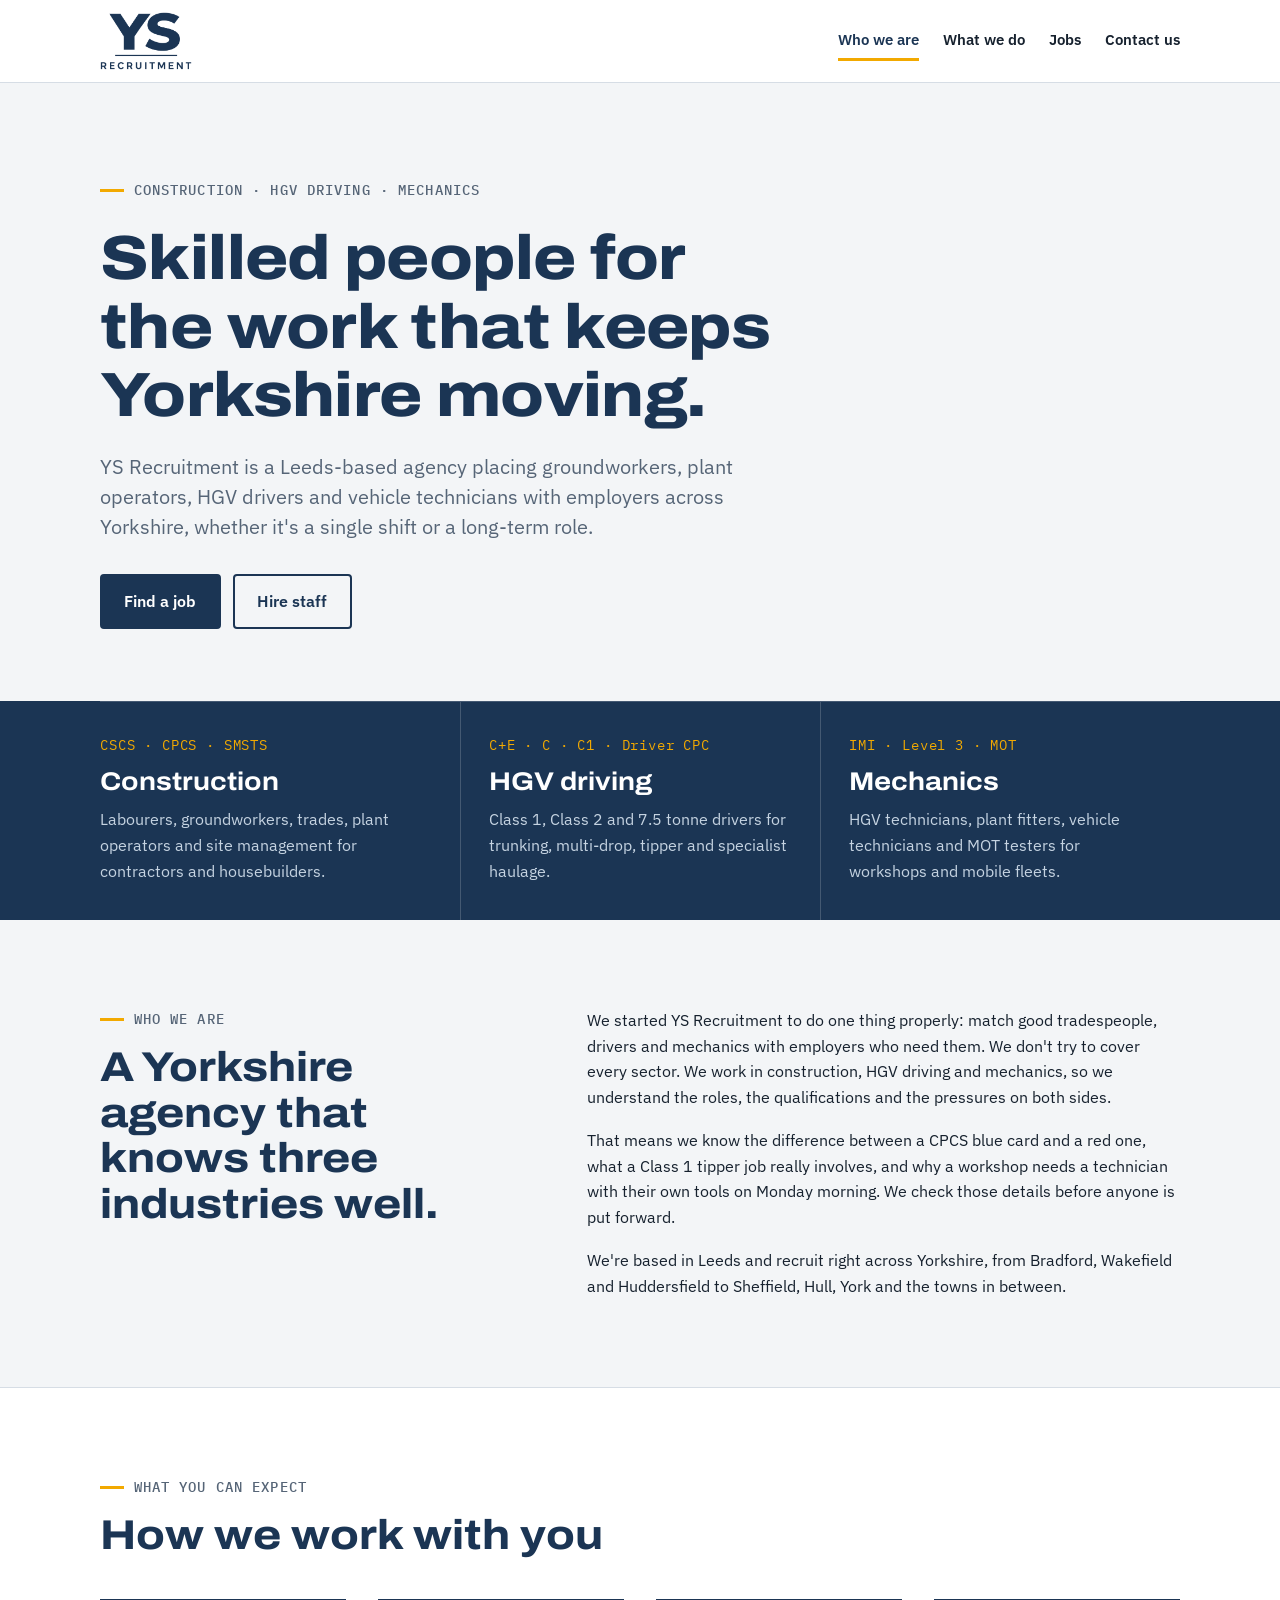
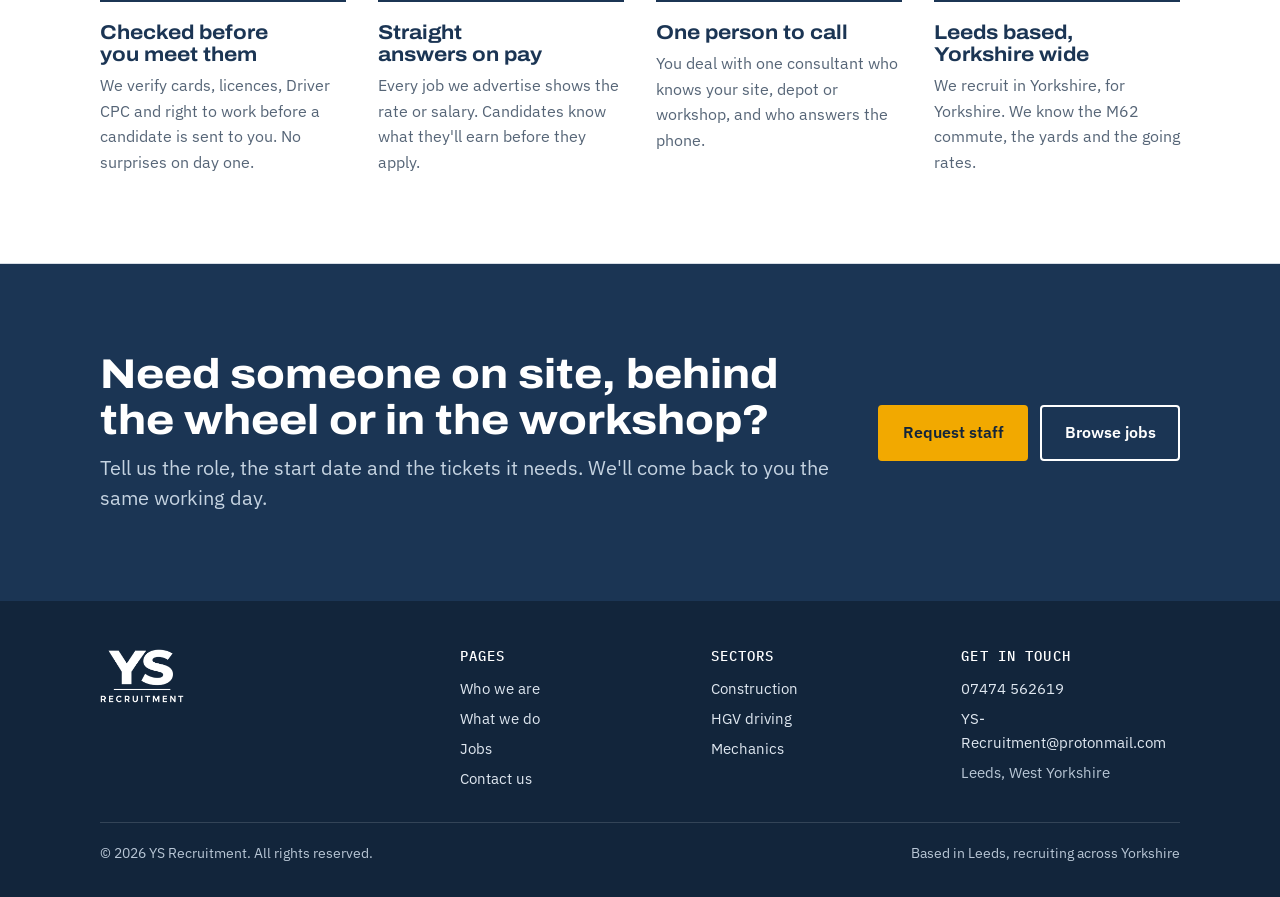
<file: index.html>
<!DOCTYPE html>
<html lang="en-GB">
<head>
<meta charset="utf-8">
<meta name="viewport" content="width=device-width, initial-scale=1">
<title>YS Recruitment</title>
<meta name="description" content="YS Recruitment places construction workers, HGV drivers and mechanics with employers across Yorkshire.">
<link rel="preconnect" href="https://fonts.googleapis.com">
<link rel="preconnect" href="https://fonts.gstatic.com" crossorigin>
<link rel="stylesheet" href="https://fonts.googleapis.com/css2?family=Archivo:wdth,wght@100..125,600..800&family=IBM+Plex+Mono:wght@400;500&family=IBM+Plex+Sans:wght@400;500;600&display=swap">
<link rel="stylesheet" href="styles.css">
</head>
<body>
<header class="site-header">
  <div class="wrap">
    <a class="brand" href="index.html" aria-label="YS Recruitment home"><img src="logo.png" alt="YS Recruitment" width="640" height="405"></a>
    <nav class="site-nav" aria-label="Main">
      <ul>
        <li><a href="index.html" aria-current="page">Who we are</a></li>
        <li><a href="what-we-do.html">What we do</a></li>
        <li><a href="jobs.html">Jobs</a></li>
        <li><a href="contact.html">Contact us</a></li>
      </ul>
    </nav>
  </div>
</header>
<main>
<section class="hero">
  <div class="wrap">
    <p class="eyebrow">Construction &middot; HGV driving &middot; Mechanics</p>
    <h1>Skilled people for the work that keeps Yorkshire moving.</h1>
    <p class="lede">YS Recruitment is a Leeds-based agency placing groundworkers, plant operators, HGV drivers and vehicle technicians with employers across Yorkshire, whether it's a single shift or a long-term role.</p>
    <div class="btn-row">
      <a class="btn btn-primary" href="jobs.html">Find a job</a>
      <a class="btn btn-ghost" href="contact.html">Hire staff</a>
    </div>
  </div>
</section>

<section class="on-navy">
  <div class="wrap">
    <div class="sectors">
      <div class="sector">
        <span class="tag">CSCS &middot; CPCS &middot; SMSTS</span>
        <h3>Construction</h3>
        <p>Labourers, groundworkers, trades, plant operators and site management for contractors and housebuilders.</p>
      </div>
      <div class="sector">
        <span class="tag">C+E &middot; C &middot; C1 &middot; Driver CPC</span>
        <h3>HGV driving</h3>
        <p>Class 1, Class 2 and 7.5 tonne drivers for trunking, multi-drop, tipper and specialist haulage.</p>
      </div>
      <div class="sector">
        <span class="tag">IMI &middot; Level 3 &middot; MOT</span>
        <h3>Mechanics</h3>
        <p>HGV technicians, plant fitters, vehicle technicians and MOT testers for workshops and mobile fleets.</p>
      </div>
    </div>
  </div>
</section>

<section class="section">
  <div class="wrap split">
    <div class="section-head">
      <p class="eyebrow">Who we are</p>
      <h2>A Yorkshire agency that knows three industries well.</h2>
    </div>
    <div class="prose">
      <p>We started YS Recruitment to do one thing properly: match good tradespeople, drivers and mechanics with employers who need them. We don't try to cover every sector. We work in construction, HGV driving and mechanics, so we understand the roles, the qualifications and the pressures on both sides.</p>
      <p>That means we know the difference between a CPCS blue card and a red one, what a Class 1 tipper job really involves, and why a workshop needs a technician with their own tools on Monday morning. We check those details before anyone is put forward.</p>
      <p>We're based in Leeds and recruit right across Yorkshire, from Bradford, Wakefield and Huddersfield to Sheffield, Hull, York and the towns in between.</p>
    </div>
  </div>
</section>

<section class="section alt">
  <div class="wrap">
    <div class="section-head">
      <p class="eyebrow">What you can expect</p>
      <h2>How we work with you</h2>
    </div>
    <ul class="promises">
      <li>
        <h3>Checked before you meet them</h3>
        <p>We verify cards, licences, Driver CPC and right to work before a candidate is sent to you. No surprises on day one.</p>
      </li>
      <li>
        <h3>Straight answers on pay</h3>
        <p>Every job we advertise shows the rate or salary. Candidates know what they'll earn before they apply.</p>
      </li>
      <li>
        <h3>One person to call</h3>
        <p>You deal with one consultant who knows your site, depot or workshop, and who answers the phone.</p>
      </li>
      <li>
        <h3>Leeds based, Yorkshire wide</h3>
        <p>We recruit in Yorkshire, for Yorkshire. We know the M62 commute, the yards and the going rates.</p>
      </li>
    </ul>
  </div>
</section>

<section class="section on-navy cta-band">
  <div class="wrap">
    <div class="text">
      <h2>Need someone on site, behind the wheel or in the workshop?</h2>
      <p class="lede">Tell us the role, the start date and the tickets it needs. We'll come back to you the same working day.</p>
    </div>
    <div class="btn-row">
      <a class="btn btn-primary" href="contact.html">Request staff</a>
      <a class="btn btn-ghost" href="jobs.html">Browse jobs</a>
    </div>
  </div>
</section>
</main>
<footer class="site-footer">
  <div class="wrap">
    <div>
      <img src="logo-white.png" alt="YS Recruitment" width="640" height="405">
    </div>
    <div>
      <h2>Pages</h2>
      <ul>
        <li><a href="index.html">Who we are</a></li>
        <li><a href="what-we-do.html">What we do</a></li>
        <li><a href="jobs.html">Jobs</a></li>
        <li><a href="contact.html">Contact us</a></li>
      </ul>
    </div>
    <div>
      <h2>Sectors</h2>
      <ul>
        <li><a href="what-we-do.html#construction">Construction</a></li>
        <li><a href="what-we-do.html#hgv">HGV driving</a></li>
        <li><a href="what-we-do.html#mechanics">Mechanics</a></li>
      </ul>
    </div>
    <div>
      <h2>Get in touch</h2>
      <ul>
        <li><a href="tel:+447474562619">07474 562619</a></li>
        <li><a href="mailto:YS-Recruitment@protonmail.com">YS-Recruitment@protonmail.com</a></li>
        <li>Leeds, West Yorkshire</li>
      </ul>
    </div>
    <div class="legal">
      <span>&copy; 2026 YS Recruitment. All rights reserved.</span>
      <span>Based in Leeds, recruiting across Yorkshire</span>
    </div>
  </div>
</footer>
</body>
</html>
</file>
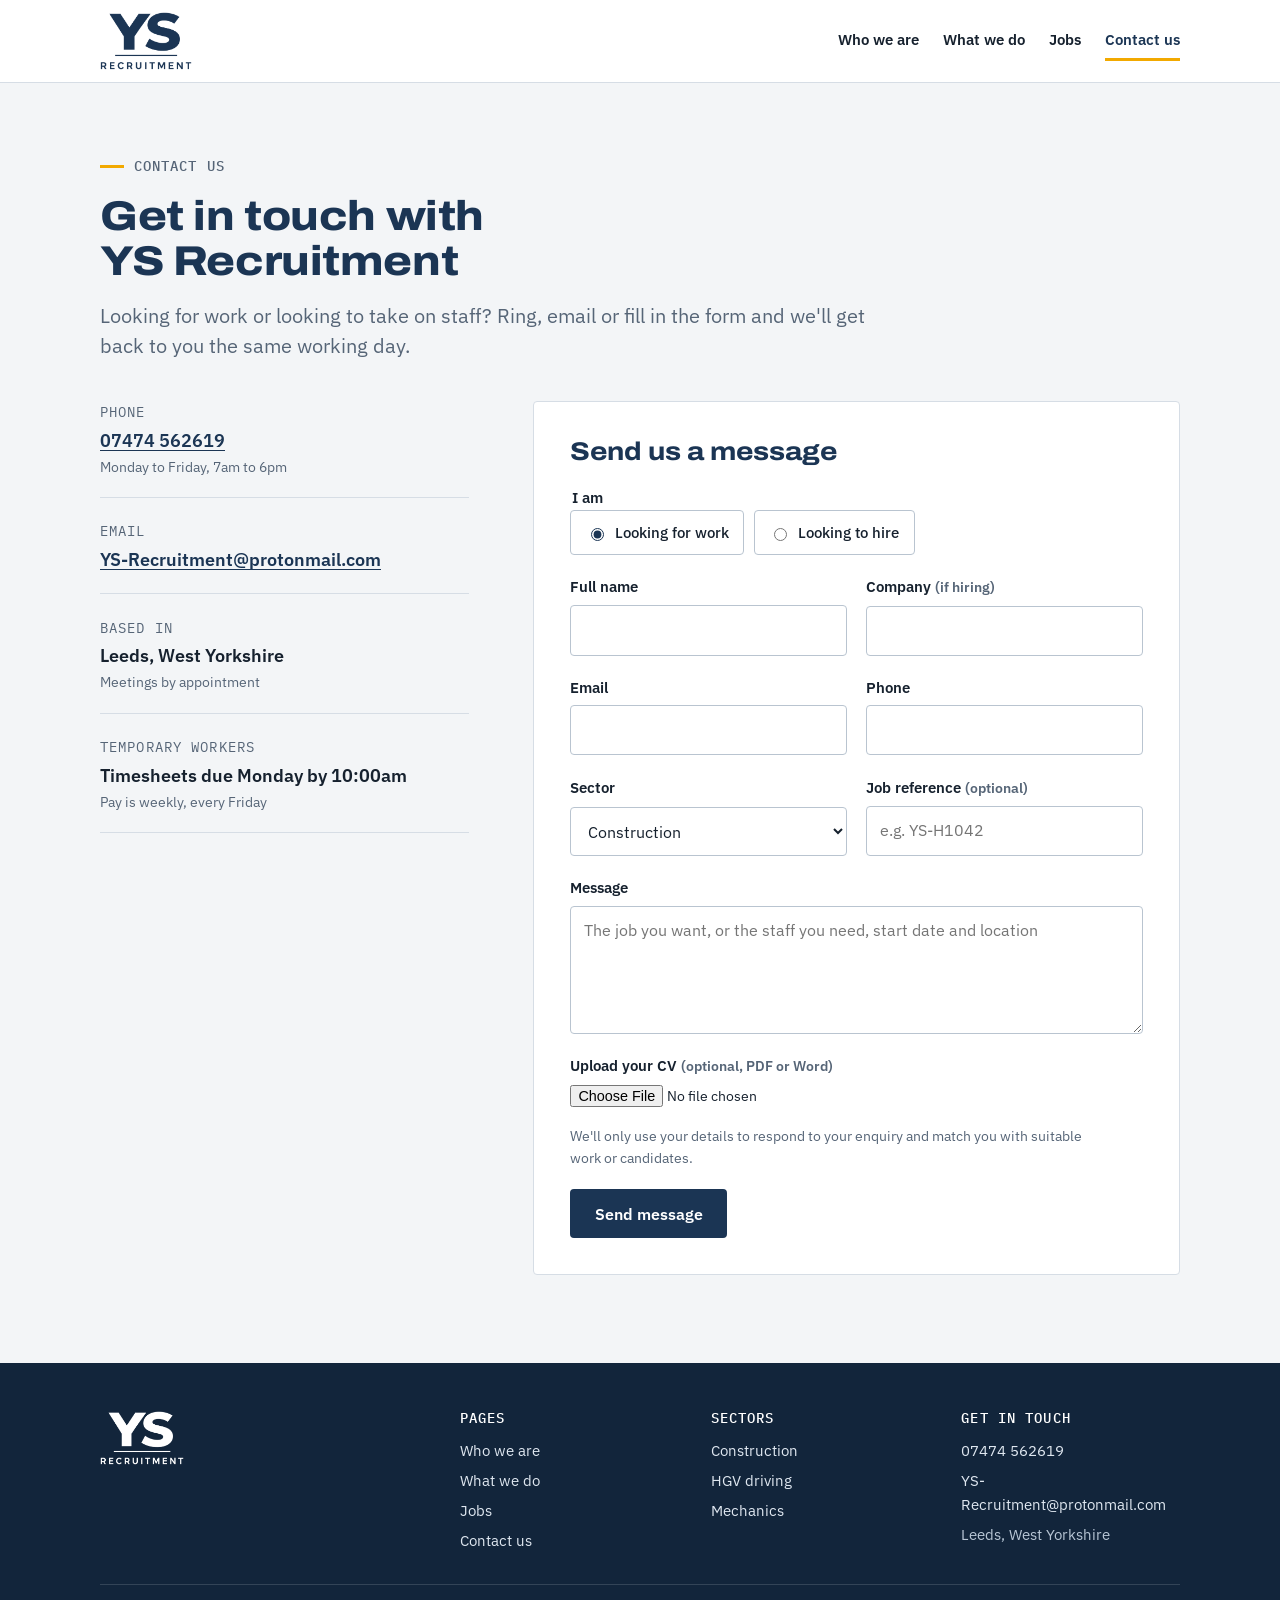
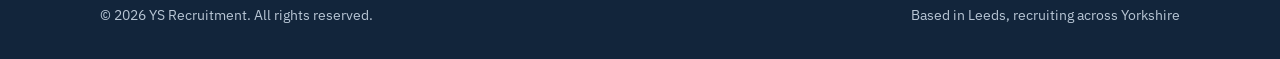
<file: contact.html>
<!DOCTYPE html>
<html lang="en-GB">
<head>
<meta charset="utf-8">
<meta name="viewport" content="width=device-width, initial-scale=1">
<title>Contact us | YS Recruitment</title>
<meta name="description" content="Contact YS Recruitment about work or staff in construction, HGV driving and mechanics.">
<link rel="preconnect" href="https://fonts.googleapis.com">
<link rel="preconnect" href="https://fonts.gstatic.com" crossorigin>
<link rel="stylesheet" href="https://fonts.googleapis.com/css2?family=Archivo:wdth,wght@100..125,600..800&family=IBM+Plex+Mono:wght@400;500&family=IBM+Plex+Sans:wght@400;500;600&display=swap">
<link rel="stylesheet" href="styles.css">
</head>
<body>
<header class="site-header">
  <div class="wrap">
    <a class="brand" href="index.html" aria-label="YS Recruitment home"><img src="logo.png" alt="YS Recruitment" width="640" height="405"></a>
    <nav class="site-nav" aria-label="Main">
      <ul>
        <li><a href="index.html">Who we are</a></li>
        <li><a href="what-we-do.html">What we do</a></li>
        <li><a href="jobs.html">Jobs</a></li>
        <li><a href="contact.html" aria-current="page">Contact us</a></li>
      </ul>
    </nav>
  </div>
</header>
<main>
<section class="page-head">
  <div class="wrap">
    <p class="eyebrow">Contact us</p>
    <h1>Get in touch with YS Recruitment</h1>
    <p class="lede">Looking for work or looking to take on staff? Ring, email or fill in the form and we'll get back to you the same working day.</p>
  </div>
</section>

<section class="section" style="padding-top:0">
  <div class="wrap contact-grid">
    <dl class="contact-list">
      <div><dt>Phone</dt><dd><a href="tel:+447474562619">07474 562619</a><small>Monday to Friday, 7am to 6pm</small></dd></div>
      <div><dt>Email</dt><dd><a href="mailto:YS-Recruitment@protonmail.com">YS-Recruitment@protonmail.com</a></dd></div>
      <div><dt>Based in</dt><dd>Leeds, West Yorkshire<small>Meetings by appointment</small></dd></div>
      <div><dt>Temporary workers</dt><dd>Timesheets due Monday by 10:00am<small>Pay is weekly, every Friday</small></dd></div>
    </dl>

    <!-- This form needs a form handler before it will send. Point the action
         attribute at your provider (for example Formspree, Netlify Forms or your host's mail script). -->
    <form class="form" id="contact-form" action="" method="post" enctype="multipart/form-data">
      <h2>Send us a message</h2>
      <fieldset class="field">
        <legend>I am</legend>
        <div class="choice">
          <label><input type="radio" name="enquiry" id="enquiry-work" value="Looking for work" checked> Looking for work</label>
          <label><input type="radio" name="enquiry" id="enquiry-hire" value="Looking to hire"> Looking to hire</label>
        </div>
      </fieldset>
      <div class="form-row">
        <div class="field"><label for="name">Full name</label><input type="text" id="name" name="name" autocomplete="name" required></div>
        <div class="field"><label for="company">Company <span class="hint">(if hiring)</span></label><input type="text" id="company" name="company" autocomplete="organization"></div>
      </div>
      <div class="form-row">
        <div class="field"><label for="email">Email</label><input type="email" id="email" name="email" autocomplete="email" required></div>
        <div class="field"><label for="phone">Phone</label><input type="tel" id="phone" name="phone" autocomplete="tel" required></div>
      </div>
      <div class="form-row">
        <div class="field">
          <label for="sector">Sector</label>
          <select id="sector" name="sector">
            <option>Construction</option>
            <option>HGV driving</option>
            <option>Mechanics</option>
            <option>Not sure yet</option>
          </select>
        </div>
        <div class="field"><label for="ref">Job reference <span class="hint">(optional)</span></label><input type="text" id="ref" name="ref" placeholder="e.g. YS-H1042"></div>
      </div>
      <div class="field"><label for="message">Message</label><textarea id="message" name="message" placeholder="The job you want, or the staff you need, start date and location"></textarea></div>
      <div class="field"><label for="cv">Upload your CV <span class="hint">(optional, PDF or Word)</span></label><input type="file" id="cv" name="cv" accept=".pdf,.doc,.docx"></div>
      <p class="consent">We'll only use your details to respond to your enquiry and match you with suitable work or candidates.</p>
      <button class="btn btn-primary" type="submit">Send message</button>
      <p class="form-status" id="form-status" role="status" hidden>Thanks, your message is ready to send. Connect this form to a form handler to start receiving enquiries.</p>
    </form>
  </div>
</section>

</main>
<footer class="site-footer">
  <div class="wrap">
    <div>
      <img src="logo-white.png" alt="YS Recruitment" width="640" height="405">
    </div>
    <div>
      <h2>Pages</h2>
      <ul>
        <li><a href="index.html">Who we are</a></li>
        <li><a href="what-we-do.html">What we do</a></li>
        <li><a href="jobs.html">Jobs</a></li>
        <li><a href="contact.html">Contact us</a></li>
      </ul>
    </div>
    <div>
      <h2>Sectors</h2>
      <ul>
        <li><a href="what-we-do.html#construction">Construction</a></li>
        <li><a href="what-we-do.html#hgv">HGV driving</a></li>
        <li><a href="what-we-do.html#mechanics">Mechanics</a></li>
      </ul>
    </div>
    <div>
      <h2>Get in touch</h2>
      <ul>
        <li><a href="tel:+447474562619">07474 562619</a></li>
        <li><a href="mailto:YS-Recruitment@protonmail.com">YS-Recruitment@protonmail.com</a></li>
        <li>Leeds, West Yorkshire</li>
      </ul>
    </div>
    <div class="legal">
      <span>&copy; 2026 YS Recruitment. All rights reserved.</span>
      <span>Based in Leeds, recruiting across Yorkshire</span>
    </div>
  </div>
</footer>
</body>
</html>
</file>
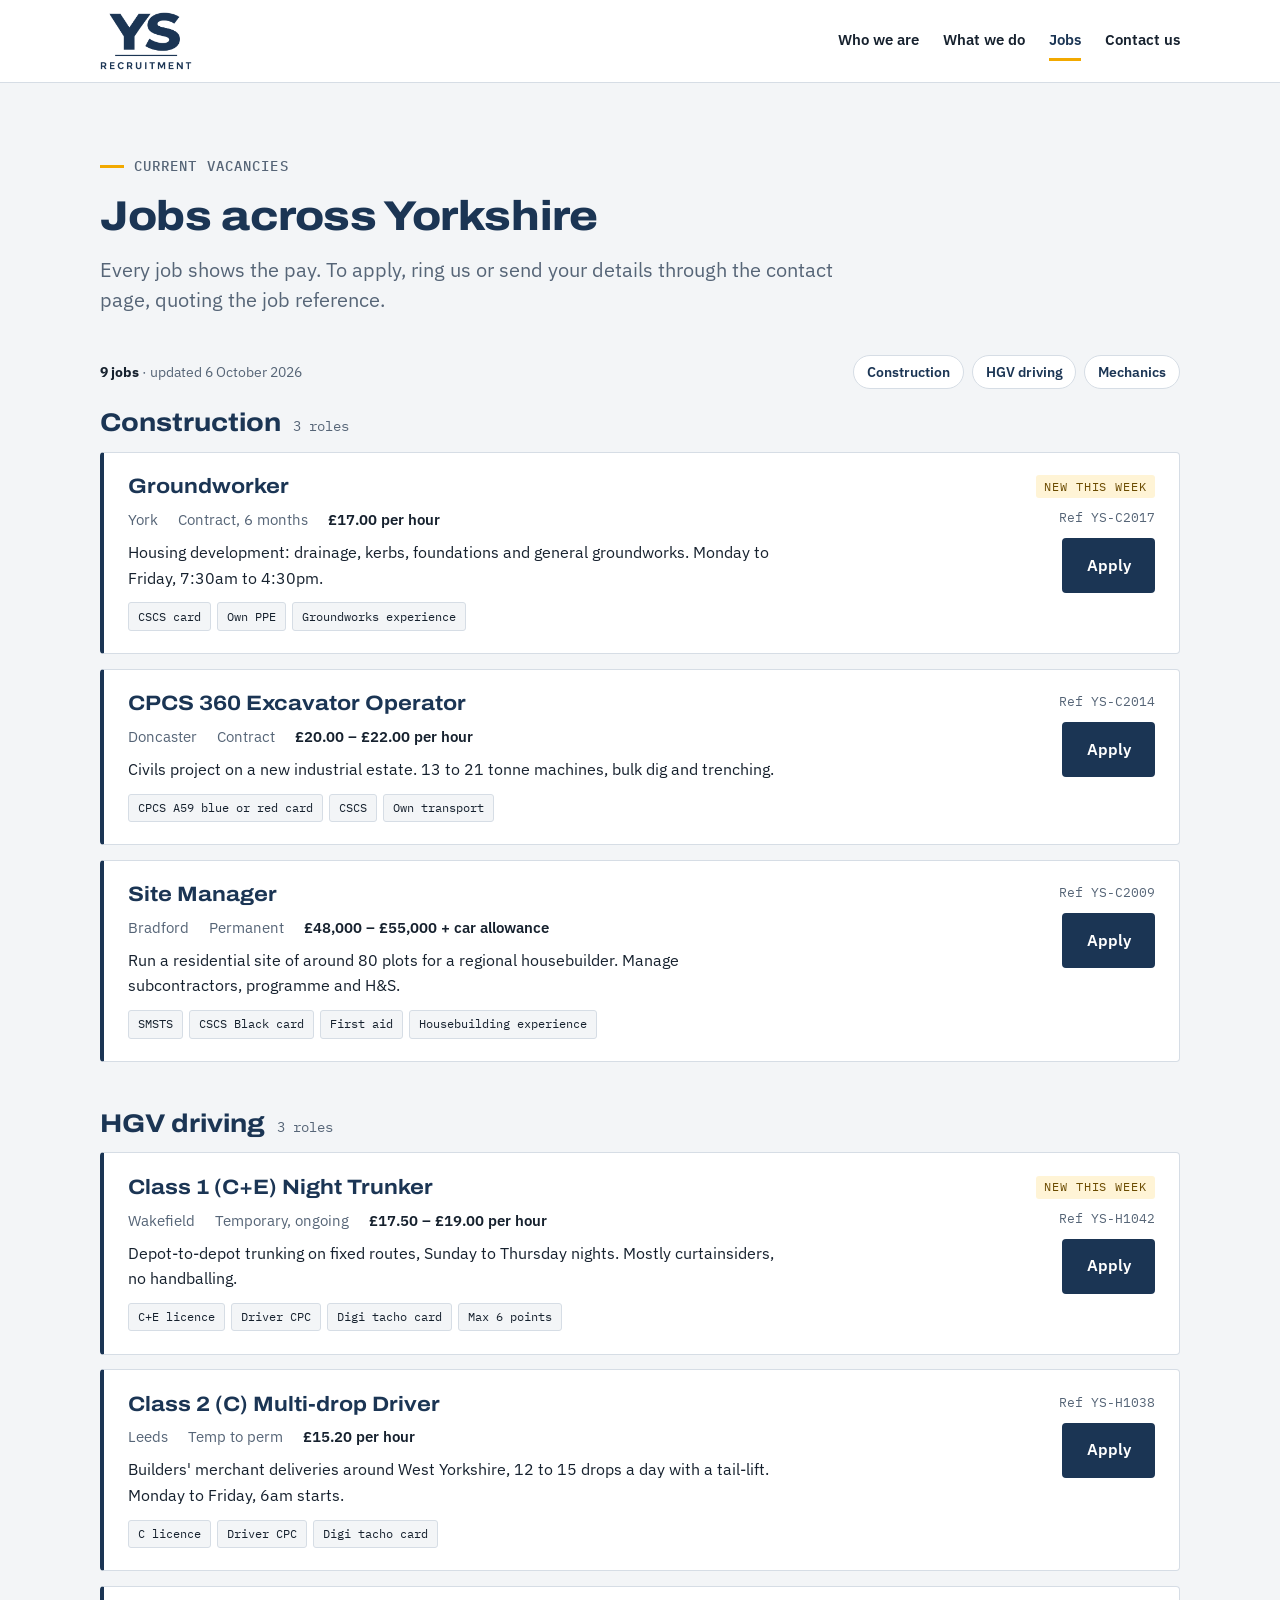
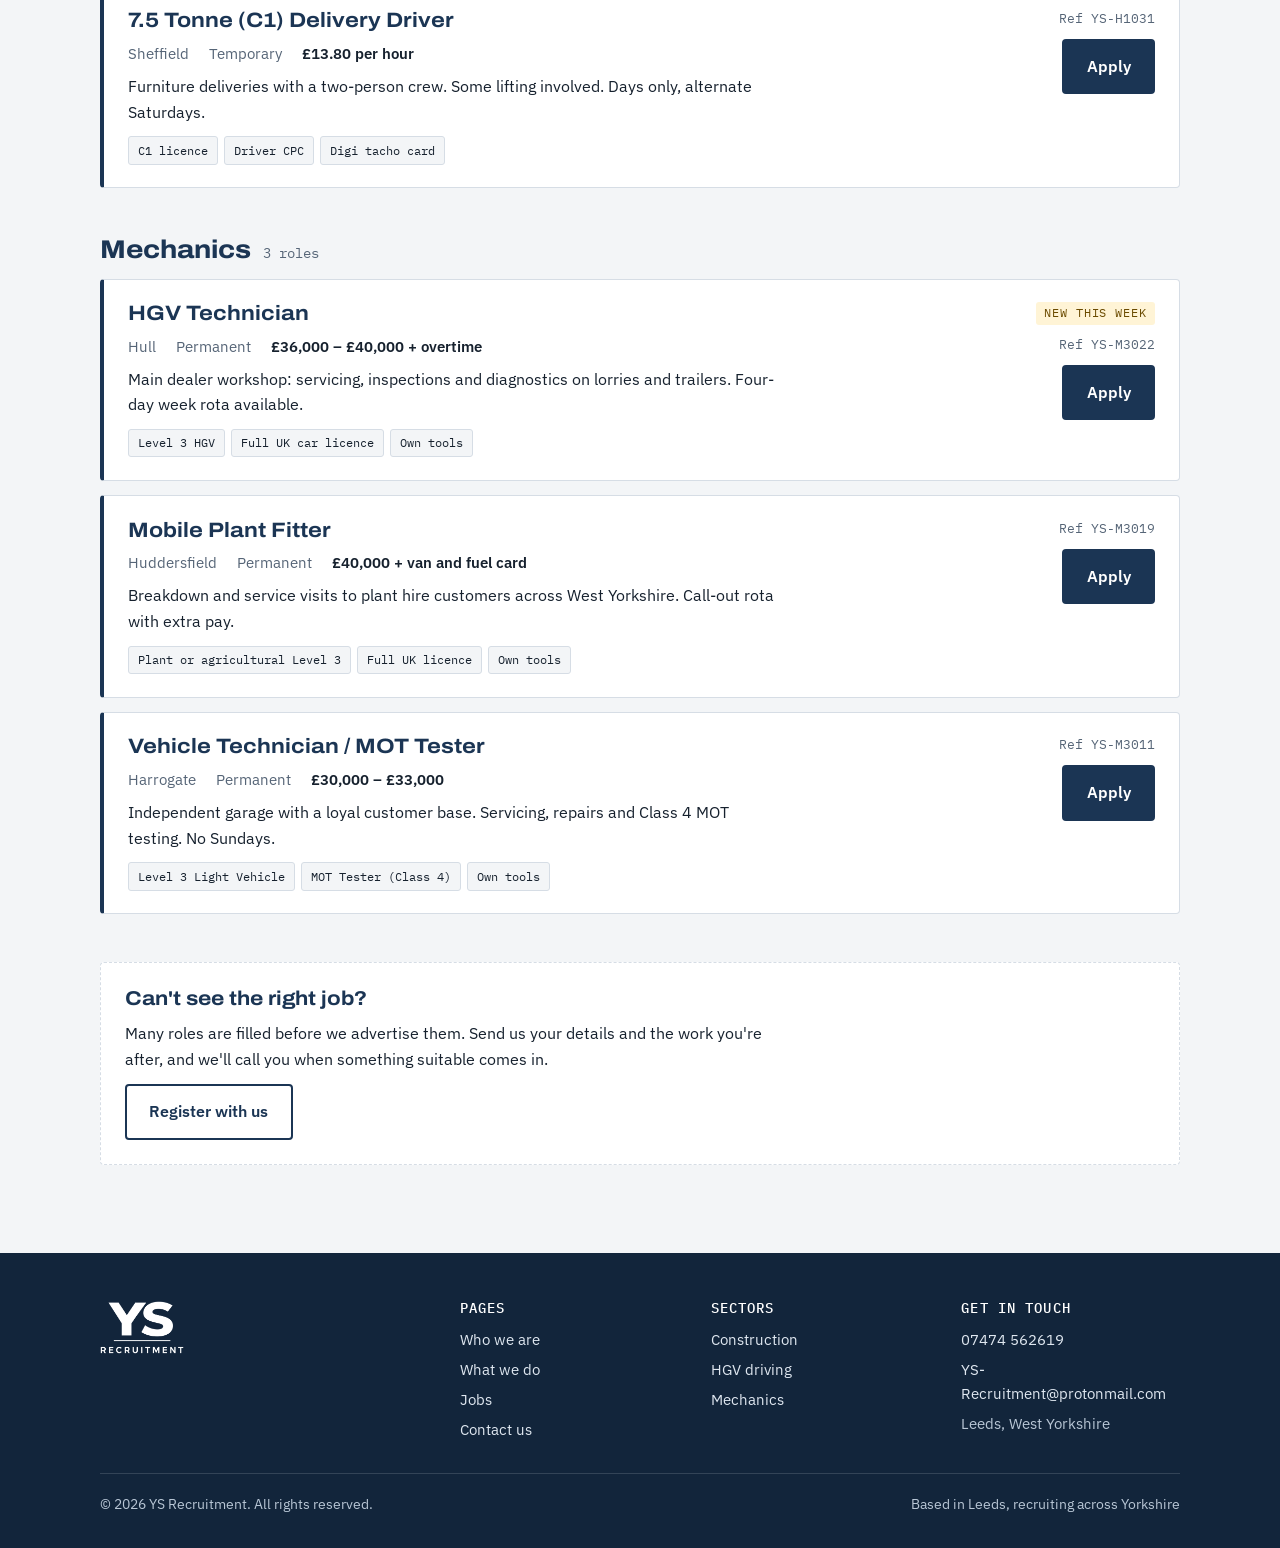
<file: jobs.html>
<!DOCTYPE html>
<html lang="en-GB">
<head>
<meta charset="utf-8">
<meta name="viewport" content="width=device-width, initial-scale=1">
<title>Jobs | YS Recruitment</title>
<meta name="description" content="Current construction, HGV driving and mechanics jobs across Yorkshire from YS Recruitment.">
<link rel="preconnect" href="https://fonts.googleapis.com">
<link rel="preconnect" href="https://fonts.gstatic.com" crossorigin>
<link rel="stylesheet" href="https://fonts.googleapis.com/css2?family=Archivo:wdth,wght@100..125,600..800&family=IBM+Plex+Mono:wght@400;500&family=IBM+Plex+Sans:wght@400;500;600&display=swap">
<link rel="stylesheet" href="styles.css">
</head>
<body>
<header class="site-header">
  <div class="wrap">
    <a class="brand" href="index.html" aria-label="YS Recruitment home"><img src="logo.png" alt="YS Recruitment" width="640" height="405"></a>
    <nav class="site-nav" aria-label="Main">
      <ul>
        <li><a href="index.html">Who we are</a></li>
        <li><a href="what-we-do.html">What we do</a></li>
        <li><a href="jobs.html" aria-current="page">Jobs</a></li>
        <li><a href="contact.html">Contact us</a></li>
      </ul>
    </nav>
  </div>
</header>
<main>
<section class="page-head">
  <div class="wrap">
    <p class="eyebrow">Current vacancies</p>
    <h1>Jobs across Yorkshire</h1>
    <p class="lede">Every job shows the pay. To apply, ring us or send your details through the contact page, quoting the job reference.</p>
  </div>
</section>

<section class="section" style="padding-top:0">
  <div class="wrap">
    <div class="jobs-bar">
      <span><strong>9 jobs</strong> &middot; updated 6 October 2026</span>
      <nav aria-label="Jump to sector">
        <a href="#jobs-construction">Construction</a>
        <a href="#jobs-hgv">HGV driving</a>
        <a href="#jobs-mechanics">Mechanics</a>
      </nav>
    </div>
    <section class="job-group" id="jobs-construction">
      <h2>Construction <span>3 roles</span></h2>
      <article class="job">
        <div class="job-main">
          <h3>Groundworker</h3>
          <div class="job-meta"><span>York</span><span>Contract, 6 months</span><span class="pay">£17.00 per hour</span></div>
          <p class="desc">Housing development: drainage, kerbs, foundations and general groundworks. Monday to Friday, 7:30am to 4:30pm.</p>
          <ul class="reqs" aria-label="Requirements"><li>CSCS card</li><li>Own PPE</li><li>Groundworks experience</li></ul>
        </div>
        <div class="job-side">
          <span class="new">New this week</span>
          <span class="ref">Ref YS-C2017</span>
          <a class="btn btn-primary" href="contact.html">Apply</a>
        </div>
      </article>
      <article class="job">
        <div class="job-main">
          <h3>CPCS 360 Excavator Operator</h3>
          <div class="job-meta"><span>Doncaster</span><span>Contract</span><span class="pay">£20.00 – £22.00 per hour</span></div>
          <p class="desc">Civils project on a new industrial estate. 13 to 21 tonne machines, bulk dig and trenching.</p>
          <ul class="reqs" aria-label="Requirements"><li>CPCS A59 blue or red card</li><li>CSCS</li><li>Own transport</li></ul>
        </div>
        <div class="job-side">
          
          <span class="ref">Ref YS-C2014</span>
          <a class="btn btn-primary" href="contact.html">Apply</a>
        </div>
      </article>
      <article class="job">
        <div class="job-main">
          <h3>Site Manager</h3>
          <div class="job-meta"><span>Bradford</span><span>Permanent</span><span class="pay">£48,000 – £55,000 + car allowance</span></div>
          <p class="desc">Run a residential site of around 80 plots for a regional housebuilder. Manage subcontractors, programme and H&amp;S.</p>
          <ul class="reqs" aria-label="Requirements"><li>SMSTS</li><li>CSCS Black card</li><li>First aid</li><li>Housebuilding experience</li></ul>
        </div>
        <div class="job-side">
          
          <span class="ref">Ref YS-C2009</span>
          <a class="btn btn-primary" href="contact.html">Apply</a>
        </div>
      </article>
    </section>
    <section class="job-group" id="jobs-hgv">
      <h2>HGV driving <span>3 roles</span></h2>
      <article class="job">
        <div class="job-main">
          <h3>Class 1 (C+E) Night Trunker</h3>
          <div class="job-meta"><span>Wakefield</span><span>Temporary, ongoing</span><span class="pay">£17.50 – £19.00 per hour</span></div>
          <p class="desc">Depot-to-depot trunking on fixed routes, Sunday to Thursday nights. Mostly curtainsiders, no handballing.</p>
          <ul class="reqs" aria-label="Requirements"><li>C+E licence</li><li>Driver CPC</li><li>Digi tacho card</li><li>Max 6 points</li></ul>
        </div>
        <div class="job-side">
          <span class="new">New this week</span>
          <span class="ref">Ref YS-H1042</span>
          <a class="btn btn-primary" href="contact.html">Apply</a>
        </div>
      </article>
      <article class="job">
        <div class="job-main">
          <h3>Class 2 (C) Multi-drop Driver</h3>
          <div class="job-meta"><span>Leeds</span><span>Temp to perm</span><span class="pay">£15.20 per hour</span></div>
          <p class="desc">Builders' merchant deliveries around West Yorkshire, 12 to 15 drops a day with a tail-lift. Monday to Friday, 6am starts.</p>
          <ul class="reqs" aria-label="Requirements"><li>C licence</li><li>Driver CPC</li><li>Digi tacho card</li></ul>
        </div>
        <div class="job-side">
          
          <span class="ref">Ref YS-H1038</span>
          <a class="btn btn-primary" href="contact.html">Apply</a>
        </div>
      </article>
      <article class="job">
        <div class="job-main">
          <h3>7.5 Tonne (C1) Delivery Driver</h3>
          <div class="job-meta"><span>Sheffield</span><span>Temporary</span><span class="pay">£13.80 per hour</span></div>
          <p class="desc">Furniture deliveries with a two-person crew. Some lifting involved. Days only, alternate Saturdays.</p>
          <ul class="reqs" aria-label="Requirements"><li>C1 licence</li><li>Driver CPC</li><li>Digi tacho card</li></ul>
        </div>
        <div class="job-side">
          
          <span class="ref">Ref YS-H1031</span>
          <a class="btn btn-primary" href="contact.html">Apply</a>
        </div>
      </article>
    </section>
    <section class="job-group" id="jobs-mechanics">
      <h2>Mechanics <span>3 roles</span></h2>
      <article class="job">
        <div class="job-main">
          <h3>HGV Technician</h3>
          <div class="job-meta"><span>Hull</span><span>Permanent</span><span class="pay">£36,000 – £40,000 + overtime</span></div>
          <p class="desc">Main dealer workshop: servicing, inspections and diagnostics on lorries and trailers. Four-day week rota available.</p>
          <ul class="reqs" aria-label="Requirements"><li>Level 3 HGV</li><li>Full UK car licence</li><li>Own tools</li></ul>
        </div>
        <div class="job-side">
          <span class="new">New this week</span>
          <span class="ref">Ref YS-M3022</span>
          <a class="btn btn-primary" href="contact.html">Apply</a>
        </div>
      </article>
      <article class="job">
        <div class="job-main">
          <h3>Mobile Plant Fitter</h3>
          <div class="job-meta"><span>Huddersfield</span><span>Permanent</span><span class="pay">£40,000 + van and fuel card</span></div>
          <p class="desc">Breakdown and service visits to plant hire customers across West Yorkshire. Call-out rota with extra pay.</p>
          <ul class="reqs" aria-label="Requirements"><li>Plant or agricultural Level 3</li><li>Full UK licence</li><li>Own tools</li></ul>
        </div>
        <div class="job-side">
          
          <span class="ref">Ref YS-M3019</span>
          <a class="btn btn-primary" href="contact.html">Apply</a>
        </div>
      </article>
      <article class="job">
        <div class="job-main">
          <h3>Vehicle Technician / MOT Tester</h3>
          <div class="job-meta"><span>Harrogate</span><span>Permanent</span><span class="pay">£30,000 – £33,000</span></div>
          <p class="desc">Independent garage with a loyal customer base. Servicing, repairs and Class 4 MOT testing. No Sundays.</p>
          <ul class="reqs" aria-label="Requirements"><li>Level 3 Light Vehicle</li><li>MOT Tester (Class 4)</li><li>Own tools</li></ul>
        </div>
        <div class="job-side">
          
          <span class="ref">Ref YS-M3011</span>
          <a class="btn btn-primary" href="contact.html">Apply</a>
        </div>
      </article>
    </section>

    <div class="note-box">
      <h3>Can't see the right job?</h3>
      <p>Many roles are filled before we advertise them. Send us your details and the work you're after, and we'll call you when something suitable comes in.</p>
      <div class="btn-row"><a class="btn btn-ghost" href="contact.html">Register with us</a></div>
    </div>
  </div>
</section>

</main>
<footer class="site-footer">
  <div class="wrap">
    <div>
      <img src="logo-white.png" alt="YS Recruitment" width="640" height="405">
    </div>
    <div>
      <h2>Pages</h2>
      <ul>
        <li><a href="index.html">Who we are</a></li>
        <li><a href="what-we-do.html">What we do</a></li>
        <li><a href="jobs.html">Jobs</a></li>
        <li><a href="contact.html">Contact us</a></li>
      </ul>
    </div>
    <div>
      <h2>Sectors</h2>
      <ul>
        <li><a href="what-we-do.html#construction">Construction</a></li>
        <li><a href="what-we-do.html#hgv">HGV driving</a></li>
        <li><a href="what-we-do.html#mechanics">Mechanics</a></li>
      </ul>
    </div>
    <div>
      <h2>Get in touch</h2>
      <ul>
        <li><a href="tel:+447474562619">07474 562619</a></li>
        <li><a href="mailto:YS-Recruitment@protonmail.com">YS-Recruitment@protonmail.com</a></li>
        <li>Leeds, West Yorkshire</li>
      </ul>
    </div>
    <div class="legal">
      <span>&copy; 2026 YS Recruitment. All rights reserved.</span>
      <span>Based in Leeds, recruiting across Yorkshire</span>
    </div>
  </div>
</footer>
</body>
</html>
</file>
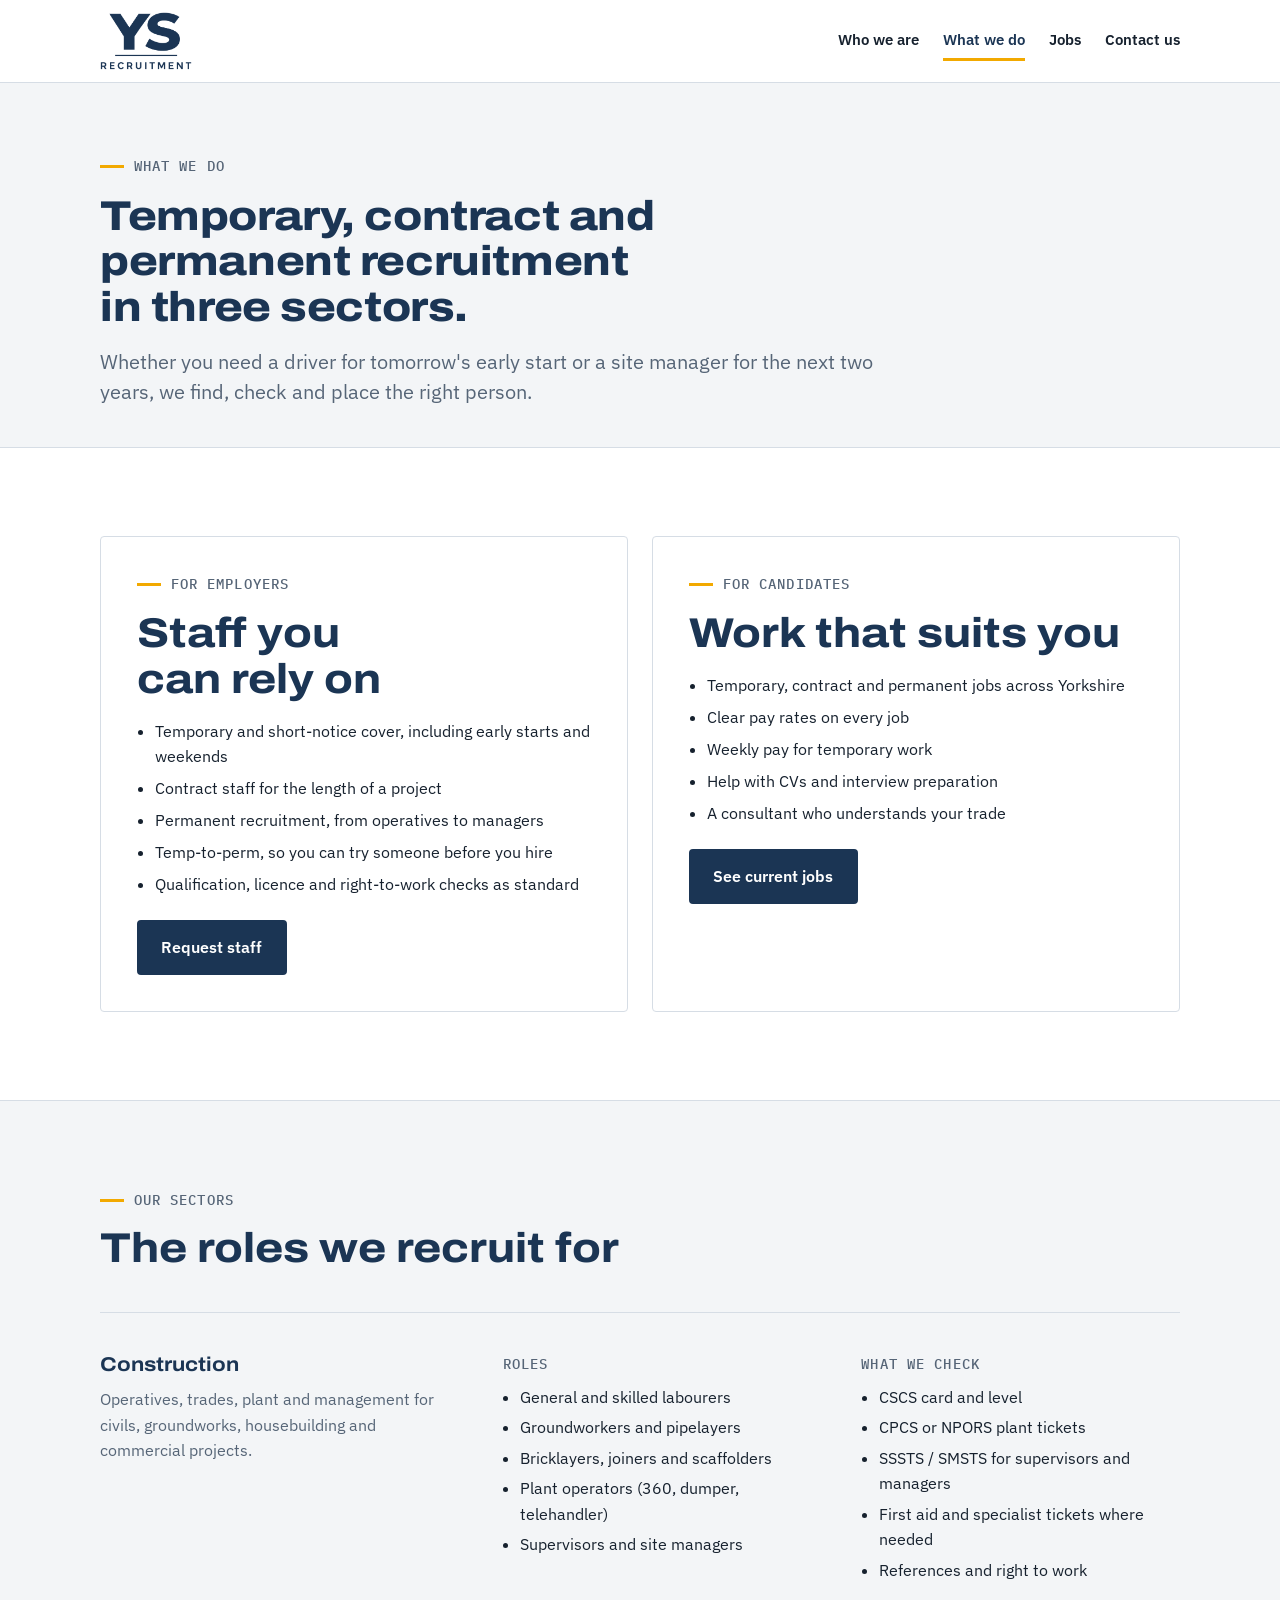
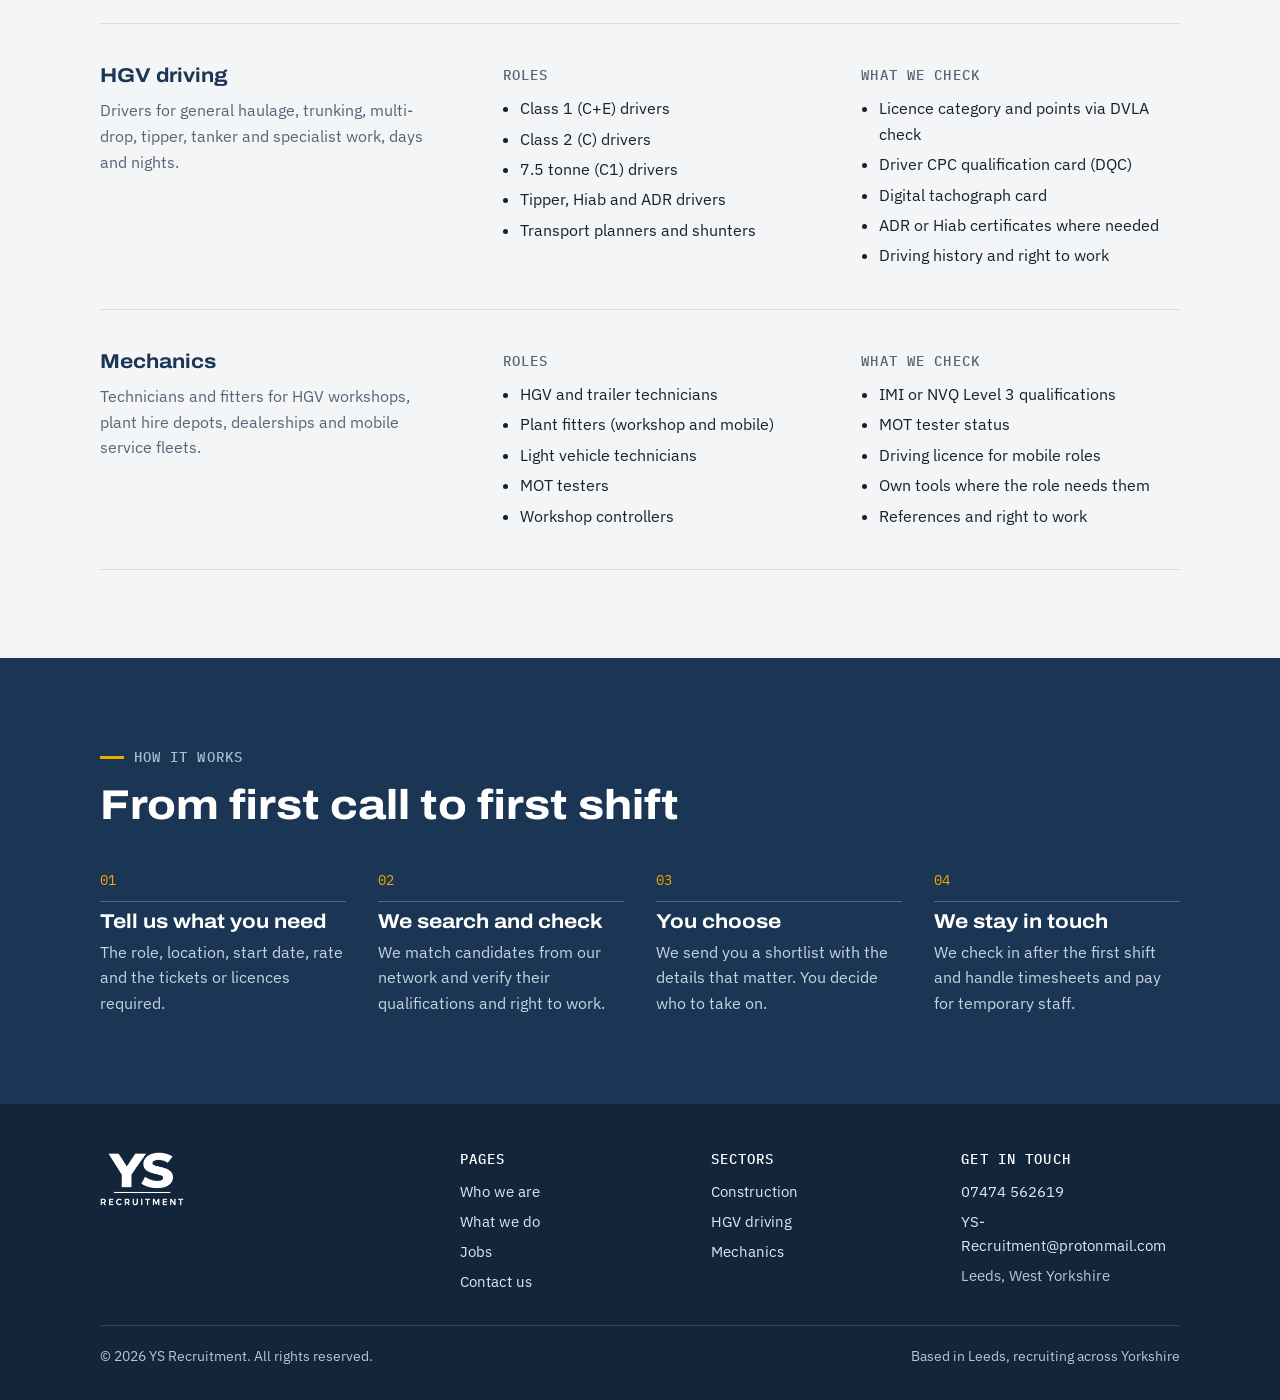
<file: what-we-do.html>
<!DOCTYPE html>
<html lang="en-GB">
<head>
<meta charset="utf-8">
<meta name="viewport" content="width=device-width, initial-scale=1">
<title>What we do | YS Recruitment</title>
<meta name="description" content="Temporary, contract and permanent recruitment for construction, HGV driving and mechanics in Yorkshire.">
<link rel="preconnect" href="https://fonts.googleapis.com">
<link rel="preconnect" href="https://fonts.gstatic.com" crossorigin>
<link rel="stylesheet" href="https://fonts.googleapis.com/css2?family=Archivo:wdth,wght@100..125,600..800&family=IBM+Plex+Mono:wght@400;500&family=IBM+Plex+Sans:wght@400;500;600&display=swap">
<link rel="stylesheet" href="styles.css">
</head>
<body>
<header class="site-header">
  <div class="wrap">
    <a class="brand" href="index.html" aria-label="YS Recruitment home"><img src="logo.png" alt="YS Recruitment" width="640" height="405"></a>
    <nav class="site-nav" aria-label="Main">
      <ul>
        <li><a href="index.html">Who we are</a></li>
        <li><a href="what-we-do.html" aria-current="page">What we do</a></li>
        <li><a href="jobs.html">Jobs</a></li>
        <li><a href="contact.html">Contact us</a></li>
      </ul>
    </nav>
  </div>
</header>
<main>
<section class="page-head">
  <div class="wrap">
    <p class="eyebrow">What we do</p>
    <h1>Temporary, contract and permanent recruitment in three sectors.</h1>
    <p class="lede">Whether you need a driver for tomorrow's early start or a site manager for the next two years, we find, check and place the right person.</p>
  </div>
</section>

<section class="section alt">
  <div class="wrap">
    <div class="audiences">
      <div class="audience">
        <p class="eyebrow">For employers</p>
        <h2>Staff you can rely on</h2>
        <ul>
          <li>Temporary and short-notice cover, including early starts and weekends</li>
          <li>Contract staff for the length of a project</li>
          <li>Permanent recruitment, from operatives to managers</li>
          <li>Temp-to-perm, so you can try someone before you hire</li>
          <li>Qualification, licence and right-to-work checks as standard</li>
        </ul>
        <a class="btn btn-primary" href="contact.html">Request staff</a>
      </div>
      <div class="audience">
        <p class="eyebrow">For candidates</p>
        <h2>Work that suits you</h2>
        <ul>
          <li>Temporary, contract and permanent jobs across Yorkshire</li>
          <li>Clear pay rates on every job</li>
          <li>Weekly pay for temporary work</li>
          <li>Help with CVs and interview preparation</li>
          <li>A consultant who understands your trade</li>
        </ul>
        <a class="btn btn-primary" href="jobs.html">See current jobs</a>
      </div>
    </div>
  </div>
</section>

<section class="section">
  <div class="wrap">
    <div class="section-head">
      <p class="eyebrow">Our sectors</p>
      <h2>The roles we recruit for</h2>
    </div>

    <div class="sector-detail" id="construction">
      <div class="intro">
        <h3>Construction</h3>
        <p>Operatives, trades, plant and management for civils, groundworks, housebuilding and commercial projects.</p>
      </div>
      <div class="detail-cols">
        <div>
          <h4>Roles</h4>
          <ul>
            <li>General and skilled labourers</li>
            <li>Groundworkers and pipelayers</li>
            <li>Bricklayers, joiners and scaffolders</li>
            <li>Plant operators (360, dumper, telehandler)</li>
            <li>Supervisors and site managers</li>
          </ul>
        </div>
        <div>
          <h4>What we check</h4>
          <ul>
            <li>CSCS card and level</li>
            <li>CPCS or NPORS plant tickets</li>
            <li>SSSTS / SMSTS for supervisors and managers</li>
            <li>First aid and specialist tickets where needed</li>
            <li>References and right to work</li>
          </ul>
        </div>
      </div>
    </div>

    <div class="sector-detail" id="hgv">
      <div class="intro">
        <h3>HGV driving</h3>
        <p>Drivers for general haulage, trunking, multi-drop, tipper, tanker and specialist work, days and nights.</p>
      </div>
      <div class="detail-cols">
        <div>
          <h4>Roles</h4>
          <ul>
            <li>Class 1 (C+E) drivers</li>
            <li>Class 2 (C) drivers</li>
            <li>7.5 tonne (C1) drivers</li>
            <li>Tipper, Hiab and ADR drivers</li>
            <li>Transport planners and shunters</li>
          </ul>
        </div>
        <div>
          <h4>What we check</h4>
          <ul>
            <li>Licence category and points via DVLA check</li>
            <li>Driver CPC qualification card (DQC)</li>
            <li>Digital tachograph card</li>
            <li>ADR or Hiab certificates where needed</li>
            <li>Driving history and right to work</li>
          </ul>
        </div>
      </div>
    </div>

    <div class="sector-detail" id="mechanics">
      <div class="intro">
        <h3>Mechanics</h3>
        <p>Technicians and fitters for HGV workshops, plant hire depots, dealerships and mobile service fleets.</p>
      </div>
      <div class="detail-cols">
        <div>
          <h4>Roles</h4>
          <ul>
            <li>HGV and trailer technicians</li>
            <li>Plant fitters (workshop and mobile)</li>
            <li>Light vehicle technicians</li>
            <li>MOT testers</li>
            <li>Workshop controllers</li>
          </ul>
        </div>
        <div>
          <h4>What we check</h4>
          <ul>
            <li>IMI or NVQ Level 3 qualifications</li>
            <li>MOT tester status</li>
            <li>Driving licence for mobile roles</li>
            <li>Own tools where the role needs them</li>
            <li>References and right to work</li>
          </ul>
        </div>
      </div>
    </div>
  </div>
</section>

<section class="section on-navy">
  <div class="wrap">
    <div class="section-head">
      <p class="eyebrow">How it works</p>
      <h2>From first call to first shift</h2>
    </div>
    <ol class="steps">
      <li><h3>Tell us what you need</h3><p>The role, location, start date, rate and the tickets or licences required.</p></li>
      <li><h3>We search and check</h3><p>We match candidates from our network and verify their qualifications and right to work.</p></li>
      <li><h3>You choose</h3><p>We send you a shortlist with the details that matter. You decide who to take on.</p></li>
      <li><h3>We stay in touch</h3><p>We check in after the first shift and handle timesheets and pay for temporary staff.</p></li>
    </ol>
  </div>
</section>

</main>
<footer class="site-footer">
  <div class="wrap">
    <div>
      <img src="logo-white.png" alt="YS Recruitment" width="640" height="405">
    </div>
    <div>
      <h2>Pages</h2>
      <ul>
        <li><a href="index.html">Who we are</a></li>
        <li><a href="what-we-do.html">What we do</a></li>
        <li><a href="jobs.html">Jobs</a></li>
        <li><a href="contact.html">Contact us</a></li>
      </ul>
    </div>
    <div>
      <h2>Sectors</h2>
      <ul>
        <li><a href="what-we-do.html#construction">Construction</a></li>
        <li><a href="what-we-do.html#hgv">HGV driving</a></li>
        <li><a href="what-we-do.html#mechanics">Mechanics</a></li>
      </ul>
    </div>
    <div>
      <h2>Get in touch</h2>
      <ul>
        <li><a href="tel:+447474562619">07474 562619</a></li>
        <li><a href="mailto:YS-Recruitment@protonmail.com">YS-Recruitment@protonmail.com</a></li>
        <li>Leeds, West Yorkshire</li>
      </ul>
    </div>
    <div class="legal">
      <span>&copy; 2026 YS Recruitment. All rights reserved.</span>
      <span>Based in Leeds, recruiting across Yorkshire</span>
    </div>
  </div>
</footer>
</body>
</html>
</file>
<file: styles.css>
/* =========================================================
   YS Recruitment — shared stylesheet
   Layout: left-aligned editorial header, full-bleed navy bands
   between content sections, one safety-amber accent used sparingly.
   ========================================================= */

:root {
  /* Colour */
  --navy: #1b3554;        /* brand navy, taken from the logo */
  --navy-deep: #12253b;
  --ink: #16212e;
  --muted: #566577;
  --paper: #f3f5f7;       /* cool off-white, biased toward the navy */
  --surface: #ffffff;
  --line: #d6dde5;
  --amber: #f2a900;       /* hi-vis amber, the single accent */
  --amber-soft: #fff4d6;

  /* Type */
  --font-display: "Archivo", "Arial Narrow", Arial, sans-serif;
  --font-body: "IBM Plex Sans", "Segoe UI", Roboto, Helvetica, Arial, sans-serif;
  --font-mono: "IBM Plex Mono", ui-monospace, "SFMono-Regular", Menlo, Consolas, monospace;

  --step--1: 0.875rem;
  --step-0: 1rem;
  --step-1: 1.25rem;
  --step-2: 1.6rem;
  --step-3: clamp(1.9rem, 4vw, 2.6rem);
  --step-4: clamp(2.3rem, 6vw, 3.9rem);

  /* Space */
  --gutter: clamp(16px, 4vw, 40px);
  --max: 1160px;
  --radius: 4px;

  color-scheme: light;
}

*, *::before, *::after { box-sizing: border-box; }

html { -webkit-text-size-adjust: 100%; }

body {
  margin: 0;
  background: var(--paper);
  color: var(--ink);
  font-family: var(--font-body);
  font-size: var(--step-0);
  line-height: 1.6;
}

img { max-width: 100%; height: auto; display: block; }

a { color: var(--navy); text-underline-offset: 3px; }
a:hover { color: var(--navy-deep); }

:focus-visible { outline: 3px solid var(--amber); outline-offset: 2px; }

h1, h2, h3 {
  font-family: var(--font-display);
  font-stretch: 112%;
  color: var(--navy);
  line-height: 1.1;
  margin: 0;
  text-wrap: balance;
}
h1 { font-size: var(--step-4); font-weight: 800; letter-spacing: -0.01em; }
h2 { font-size: var(--step-3); font-weight: 750; }
h3 { font-size: var(--step-1); font-weight: 700; }
p { margin: 0; max-width: 65ch; }

.wrap {
  width: 100%;
  max-width: var(--max);
  margin-inline: auto;
  padding-inline: var(--gutter);
}

.eyebrow {
  font-family: var(--font-mono);
  font-size: var(--step--1);
  font-weight: 500;
  letter-spacing: 0.08em;
  text-transform: uppercase;
  color: var(--muted);
  display: flex;
  align-items: center;
  gap: 0.6rem;
}
.eyebrow::before {
  content: "";
  width: 1.5rem;
  height: 3px;
  background: var(--amber);
  flex: none;
}

.lede { font-size: var(--step-1); color: var(--muted); line-height: 1.5; }

/* ---------- Header ---------- */
.site-header {
  background: var(--surface);
  border-bottom: 1px solid var(--line);
  position: sticky;
  top: env(safe-area-inset-top, 0px);
  z-index: 10;
}
.site-header .wrap {
  display: flex;
  align-items: center;
  justify-content: space-between;
  gap: 1rem 2rem;
  flex-wrap: wrap;
  padding-block: 0.75rem;
}
.brand img { width: 92px; }
.site-nav ul {
  list-style: none;
  margin: 0;
  padding: 0;
  display: flex;
  flex-wrap: wrap;
  gap: 0.25rem 1.5rem;
}
.site-nav a {
  display: inline-block;
  padding-block: 0.4rem;
  font-weight: 600;
  font-size: 0.95rem;
  color: var(--ink);
  text-decoration: none;
  border-bottom: 3px solid transparent;
}
.site-nav a:hover { color: var(--navy); border-bottom-color: var(--line); }
.site-nav a[aria-current="page"] { color: var(--navy); border-bottom-color: var(--amber); }

@media (max-width: 640px) {
  .site-header { position: static; }
  .site-header .wrap { flex-direction: column; align-items: flex-start; }
  .brand img { width: 72px; }
  .site-nav ul { gap: 0.25rem 1.1rem; }
}

/* ---------- Buttons ---------- */
.btn-row { display: flex; flex-wrap: wrap; gap: 0.75rem; }
.btn {
  display: inline-flex;
  align-items: center;
  justify-content: center;
  gap: 0.5rem;
  padding: 0.8rem 1.4rem;
  border-radius: var(--radius);
  font-family: var(--font-body);
  font-weight: 600;
  font-size: 1rem;
  text-decoration: none;
  border: 2px solid var(--navy);
  cursor: pointer;
  transition: background-color 0.15s, color 0.15s;
}
.btn-primary { background: var(--navy); color: var(--surface); }
.btn-primary:hover { background: var(--navy-deep); border-color: var(--navy-deep); color: var(--surface); }
.btn-ghost { background: transparent; color: var(--navy); }
.btn-ghost:hover { background: var(--navy); color: var(--surface); }
.on-navy .btn-primary { background: var(--amber); border-color: var(--amber); color: var(--navy-deep); }
.on-navy .btn-primary:hover { background: var(--surface); border-color: var(--surface); color: var(--navy-deep); }
.on-navy .btn-ghost { border-color: var(--surface); color: var(--surface); }
.on-navy .btn-ghost:hover { background: var(--surface); color: var(--navy-deep); }

/* ---------- Sections ---------- */
.section { padding-block: clamp(3rem, 7vw, 5.5rem); }
.section-head { display: grid; gap: 0.9rem; margin-bottom: 2.5rem; }
.section.alt { background: var(--surface); border-block: 1px solid var(--line); }

.on-navy { background: var(--navy); color: #dfe7f0; }
.on-navy h2, .on-navy h3 { color: var(--surface); }
.on-navy .eyebrow { color: #a9bccf; }
.on-navy .lede { color: #c5d3e1; }

/* ---------- Hero ---------- */
.hero { padding-block: clamp(3rem, 8vw, 6rem) clamp(2.5rem, 6vw, 4.5rem); }
.hero .wrap { display: grid; gap: 1.4rem; }
.hero h1 { max-width: 18ch; }
.hero .lede { max-width: 56ch; }
.hero .btn-row { margin-top: 0.6rem; }

.page-head { padding-block: clamp(2.5rem, 6vw, 4.5rem) clamp(1.5rem, 4vw, 2.5rem); }
.page-head .wrap { display: grid; gap: 1rem; }
.page-head h1 { font-size: var(--step-3); max-width: 22ch; }

/* ---------- Sector strip ---------- */
.sectors {
  display: grid;
  grid-template-columns: repeat(3, minmax(0, 1fr));
  border-top: 1px solid rgba(255, 255, 255, 0.18);
}
.sector {
  padding: 2rem 1.75rem 2.25rem 0;
  display: grid;
  gap: 0.7rem;
  align-content: start;
}
.sector + .sector { padding-left: 1.75rem; border-left: 1px solid rgba(255, 255, 255, 0.18); }
.sector .tag {
  font-family: var(--font-mono);
  font-size: var(--step--1);
  color: var(--amber);
  letter-spacing: 0.06em;
}
.sector h3 { font-size: var(--step-2); }
.sector p { color: #c5d3e1; }
@media (max-width: 820px) {
  .sectors { grid-template-columns: minmax(0, 1fr); }
  .sector, .sector + .sector { padding: 1.6rem 0; border-left: 0; }
  .sector + .sector { border-top: 1px solid rgba(255, 255, 255, 0.18); }
}

/* ---------- Two column text ---------- */
.split {
  display: grid;
  grid-template-columns: minmax(0, 5fr) minmax(0, 7fr);
  gap: clamp(1.5rem, 5vw, 4rem);
  align-items: start;
}
.split > * { min-width: 0; }
.prose { display: grid; gap: 1.1rem; }
@media (max-width: 820px) { .split { grid-template-columns: minmax(0, 1fr); } }

/* ---------- Promise list ---------- */
.promises {
  list-style: none;
  margin: 0;
  padding: 0;
  display: grid;
  grid-template-columns: repeat(auto-fit, minmax(240px, 1fr));
  gap: 2rem;
}
.promises li { display: grid; gap: 0.5rem; align-content: start; padding-top: 1.2rem; border-top: 3px solid var(--navy); }
.promises p { color: var(--muted); }

/* ---------- Sector detail (What we do) ---------- */
.sector-detail {
  display: grid;
  grid-template-columns: minmax(0, 4fr) minmax(0, 8fr);
  gap: clamp(1.5rem, 5vw, 4rem);
  padding-block: 2.5rem;
  border-top: 1px solid var(--line);
}
.sector-detail:last-child { border-bottom: 1px solid var(--line); }
.sector-detail > * { min-width: 0; }
.sector-detail .intro { display: grid; gap: 0.75rem; align-content: start; }
.sector-detail .intro p { color: var(--muted); }
.detail-cols { display: grid; grid-template-columns: repeat(2, minmax(0, 1fr)); gap: 1.5rem 2.5rem; }
.detail-cols h4 {
  margin: 0 0 0.6rem;
  font-family: var(--font-mono);
  font-size: var(--step--1);
  font-weight: 500;
  text-transform: uppercase;
  letter-spacing: 0.08em;
  color: var(--muted);
}
.detail-cols ul { margin: 0; padding-left: 1.1rem; display: grid; gap: 0.3rem; }
@media (max-width: 820px) {
  .sector-detail { grid-template-columns: minmax(0, 1fr); }
}
@media (max-width: 520px) {
  .detail-cols { grid-template-columns: minmax(0, 1fr); }
}

/* ---------- Audience panels ---------- */
.audiences { display: grid; grid-template-columns: repeat(2, minmax(0, 1fr)); gap: 1.5rem; }
.audience {
  background: var(--surface);
  border: 1px solid var(--line);
  border-radius: var(--radius);
  padding: clamp(1.5rem, 3vw, 2.25rem);
  display: grid;
  gap: 1rem;
  align-content: start;
}
.audience ul { margin: 0; padding-left: 1.1rem; display: grid; gap: 0.4rem; }
.audience .btn { justify-self: start; margin-top: 0.4rem; }
@media (max-width: 760px) { .audiences { grid-template-columns: minmax(0, 1fr); } }

/* ---------- Steps ---------- */
.steps {
  list-style: none;
  margin: 0;
  padding: 0;
  counter-reset: step;
  display: grid;
  grid-template-columns: repeat(4, minmax(0, 1fr));
  gap: 2rem;
}
.steps li { counter-increment: step; display: grid; gap: 0.5rem; align-content: start; }
.steps li::before {
  content: counter(step, decimal-leading-zero);
  font-family: var(--font-mono);
  font-size: var(--step--1);
  color: var(--amber);
  padding-bottom: 0.6rem;
  border-bottom: 1px solid rgba(255, 255, 255, 0.25);
}
.steps p { color: #c5d3e1; }
@media (max-width: 900px) { .steps { grid-template-columns: repeat(2, minmax(0, 1fr)); } }
@media (max-width: 520px) { .steps { grid-template-columns: minmax(0, 1fr); } }

/* ---------- Jobs ---------- */
.jobs-bar {
  display: flex;
  flex-wrap: wrap;
  justify-content: space-between;
  align-items: baseline;
  gap: 0.5rem 1.5rem;
  margin-bottom: 1.25rem;
  font-size: var(--step--1);
  color: var(--muted);
}
.jobs-bar strong { color: var(--ink); }
.jobs-bar nav { display: flex; flex-wrap: wrap; gap: 0.5rem; }
.jobs-bar nav a {
  padding: 0.3rem 0.8rem;
  border: 1px solid var(--line);
  border-radius: 999px;
  background: var(--surface);
  text-decoration: none;
  font-weight: 600;
}
.jobs-bar nav a:hover { border-color: var(--navy); }

.job-group { display: grid; gap: 0.9rem; margin-bottom: 3rem; scroll-margin-top: 6rem; }
.job-group > h2 { font-size: var(--step-2); display: flex; align-items: baseline; gap: 0.75rem; }
.job-group > h2 span { font-family: var(--font-mono); font-size: var(--step--1); font-weight: 400; color: var(--muted); }

.job {
  background: var(--surface);
  border: 1px solid var(--line);
  border-left: 4px solid var(--navy);
  border-radius: var(--radius);
  padding: 1.4rem 1.5rem;
  display: grid;
  grid-template-columns: minmax(0, 1fr) auto;
  gap: 0.75rem 2rem;
  align-items: start;
}
.job-main { display: grid; gap: 0.55rem; min-width: 0; }
.job h3 { font-size: 1.3rem; }
.job-meta {
  display: flex;
  flex-wrap: wrap;
  gap: 0.25rem 1.25rem;
  font-size: 0.95rem;
  color: var(--muted);
}
.job-meta .pay { color: var(--ink); font-weight: 600; font-variant-numeric: tabular-nums; }
.job p.desc { color: var(--ink); }
.reqs { list-style: none; margin: 0.15rem 0 0; padding: 0; display: flex; flex-wrap: wrap; gap: 0.4rem; }
.reqs li {
  font-family: var(--font-mono);
  font-size: 0.78rem;
  padding: 0.2rem 0.55rem;
  background: var(--paper);
  border: 1px solid var(--line);
  border-radius: 3px;
}
.job-side { display: grid; gap: 0.6rem; justify-items: end; text-align: right; }
.job-side .ref { font-family: var(--font-mono); font-size: 0.8rem; color: var(--muted); }
.job-side .new {
  font-family: var(--font-mono);
  font-size: 0.72rem;
  text-transform: uppercase;
  letter-spacing: 0.08em;
  background: var(--amber-soft);
  color: #6b4b00;
  padding: 0.15rem 0.5rem;
  border-radius: 3px;
}
@media (max-width: 640px) {
  .job { grid-template-columns: minmax(0, 1fr); }
  .job-side { display: flex; flex-wrap: wrap; align-items: center; gap: 0.6rem 1rem; text-align: left; }
  .job-side .btn { order: 3; }
}
.job-side .ref, .job-side .new { white-space: nowrap; }

.note-box {
  background: var(--surface);
  border: 1px dashed var(--line);
  border-radius: var(--radius);
  padding: 1.5rem;
  display: grid;
  gap: 0.75rem;
}

/* ---------- CTA band ---------- */
.cta-band .wrap {
  display: flex;
  flex-wrap: wrap;
  justify-content: space-between;
  align-items: center;
  gap: 1.5rem 3rem;
}
.cta-band .text { display: grid; gap: 0.6rem; min-width: 0; flex: 1 1 360px; }

/* ---------- Contact ---------- */
.contact-grid {
  display: grid;
  grid-template-columns: minmax(0, 4fr) minmax(0, 7fr);
  gap: clamp(1.5rem, 5vw, 4rem);
  align-items: start;
}
.contact-grid > * { min-width: 0; }
@media (max-width: 860px) { .contact-grid { grid-template-columns: minmax(0, 1fr); } }

.contact-list { margin: 0; display: grid; gap: 1.4rem; }
.contact-list div { display: grid; gap: 0.2rem; padding-bottom: 1.2rem; border-bottom: 1px solid var(--line); }
.contact-list dt {
  font-family: var(--font-mono);
  font-size: var(--step--1);
  text-transform: uppercase;
  letter-spacing: 0.08em;
  color: var(--muted);
}
.contact-list dd { margin: 0; font-size: 1.1rem; font-weight: 600; color: var(--ink); overflow-wrap: anywhere; }
.contact-list dd small { display: block; font-size: 0.9rem; font-weight: 400; color: var(--muted); }

.form {
  background: var(--surface);
  border: 1px solid var(--line);
  border-radius: var(--radius);
  padding: clamp(1.25rem, 3vw, 2.25rem);
  display: grid;
  gap: 1.2rem;
}
.form h2 { font-size: var(--step-2); }
.form-row { display: grid; grid-template-columns: repeat(2, minmax(0, 1fr)); gap: 1.2rem; }
@media (max-width: 560px) { .form-row { grid-template-columns: minmax(0, 1fr); } }
.field { display: grid; gap: 0.4rem; min-width: 0; }
.field label, .field legend { font-weight: 600; font-size: 0.95rem; }
.field .hint { font-size: 0.85rem; color: var(--muted); }
input[type="text"], input[type="email"], input[type="tel"], select, textarea {
  width: 100%;
  font: inherit;
  color: var(--ink);
  background: var(--surface);
  border: 1px solid #b9c4d0;
  border-radius: var(--radius);
  padding: 0.7rem 0.8rem;
}
input:focus, select:focus, textarea:focus { outline: 3px solid var(--amber); outline-offset: 0; border-color: var(--navy); }
textarea { min-height: 8rem; resize: vertical; }
input[type="file"] { font: inherit; font-size: 0.9rem; max-width: 100%; }
fieldset.field { border: 0; padding: 0; margin: 0; }
.choice { display: flex; flex-wrap: wrap; gap: 0.6rem; }
.choice label {
  display: flex;
  align-items: center;
  gap: 0.5rem;
  padding: 0.6rem 0.9rem;
  border: 1px solid #b9c4d0;
  border-radius: var(--radius);
  font-weight: 500;
  cursor: pointer;
}
.choice input { accent-color: var(--navy); }
.form .btn { justify-self: start; }
.form .consent { font-size: 0.85rem; color: var(--muted); }
.form-status {
  padding: 0.9rem 1rem;
  border-radius: var(--radius);
  background: var(--amber-soft);
  color: var(--ink);
  font-weight: 500;
}

/* ---------- Footer ---------- */
.site-footer { background: var(--navy-deep); color: #b8c6d5; font-size: 0.95rem; }
.site-footer .wrap {
  display: grid;
  grid-template-columns: minmax(0, 3fr) repeat(3, minmax(0, 2fr));
  gap: 2rem;
  padding-block: 3rem 2rem;
}
.site-footer img { width: 84px; }
.site-footer h2 {
  font-family: var(--font-mono);
  font-size: var(--step--1);
  font-weight: 500;
  text-transform: uppercase;
  letter-spacing: 0.08em;
  color: var(--surface);
  margin-bottom: 0.7rem;
}
.site-footer ul { list-style: none; margin: 0; padding: 0; display: grid; gap: 0.35rem; }
.site-footer a { color: #dfe7f0; text-decoration: none; }
.site-footer a:hover { color: var(--amber); }
.site-footer .legal {
  grid-column: 1 / -1;
  border-top: 1px solid rgba(255, 255, 255, 0.14);
  padding-top: 1.25rem;
  font-size: 0.85rem;
  display: flex;
  flex-wrap: wrap;
  justify-content: space-between;
  gap: 0.5rem 2rem;
}
@media (max-width: 820px) { .site-footer .wrap { grid-template-columns: repeat(2, minmax(0, 1fr)); } }
@media (max-width: 480px) { .site-footer .wrap { grid-template-columns: minmax(0, 1fr); } }

@media (prefers-reduced-motion: reduce) {
  *, *::before, *::after { transition: none !important; scroll-behavior: auto !important; }
}
</file>
